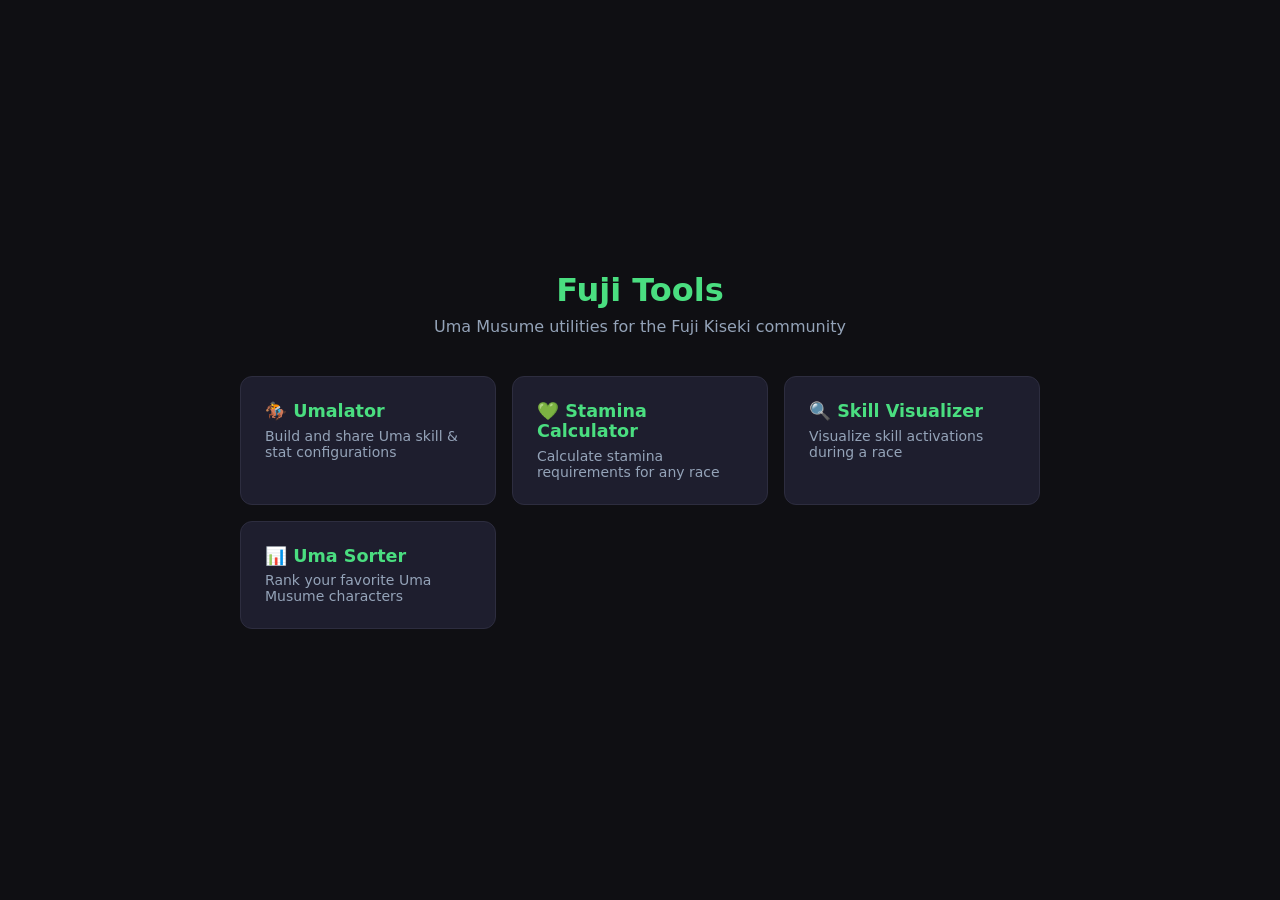
<file: index.html>
<!DOCTYPE html>
<html lang="en">
<head>
  <meta charset="UTF-8">
  <meta name="viewport" content="width=device-width, initial-scale=1.0">
  <title>Fuji Tools — Uma Musume Utilities</title>
  <style>
    * { box-sizing: border-box; margin: 0; padding: 0; }
    body { background: #0f0f13; color: #e2e8f0; font-family: system-ui, sans-serif; min-height: 100vh; display: flex; flex-direction: column; align-items: center; justify-content: center; padding: 2rem; }
    h1 { font-size: 2rem; font-weight: 700; color: #4ade80; margin-bottom: .5rem; }
    p { color: #94a3b8; margin-bottom: 2.5rem; }
    .grid { display: grid; grid-template-columns: repeat(auto-fit, minmax(220px, 1fr)); gap: 1rem; width: 100%; max-width: 800px; }
    a.card { display: block; background: #1e1e2e; border: 1px solid #2d2d3f; border-radius: 12px; padding: 1.5rem; text-decoration: none; color: inherit; transition: border-color .2s, transform .2s; }
    a.card:hover { border-color: #4ade80; transform: translateY(-2px); }
    a.card h2 { font-size: 1.1rem; color: #4ade80; margin-bottom: .4rem; }
    a.card p { font-size: .875rem; color: #94a3b8; margin: 0; }
  </style>
</head>
<body>
  <h1>Fuji Tools</h1>
  <p>Uma Musume utilities for the Fuji Kiseki community</p>
  <div class="grid">
    <a class="card" href="umalator-global/">
      <h2>🏇 Umalator</h2>
      <p>Build and share Uma skill & stat configurations</p>
    </a>
    <a class="card" href="umalator-global/stamina/">
      <h2>💚 Stamina Calculator</h2>
      <p>Calculate stamina requirements for any race</p>
    </a>
    <a class="card" href="skill-visualizer-global/">
      <h2>🔍 Skill Visualizer</h2>
      <p>Visualize skill activations during a race</p>
    </a>
    <a class="card" href="sorter/">
      <h2>📊 Uma Sorter</h2>
      <p>Rank your favorite Uma Musume characters</p>
    </a>
  </div>
</body>
</html>
</file>
